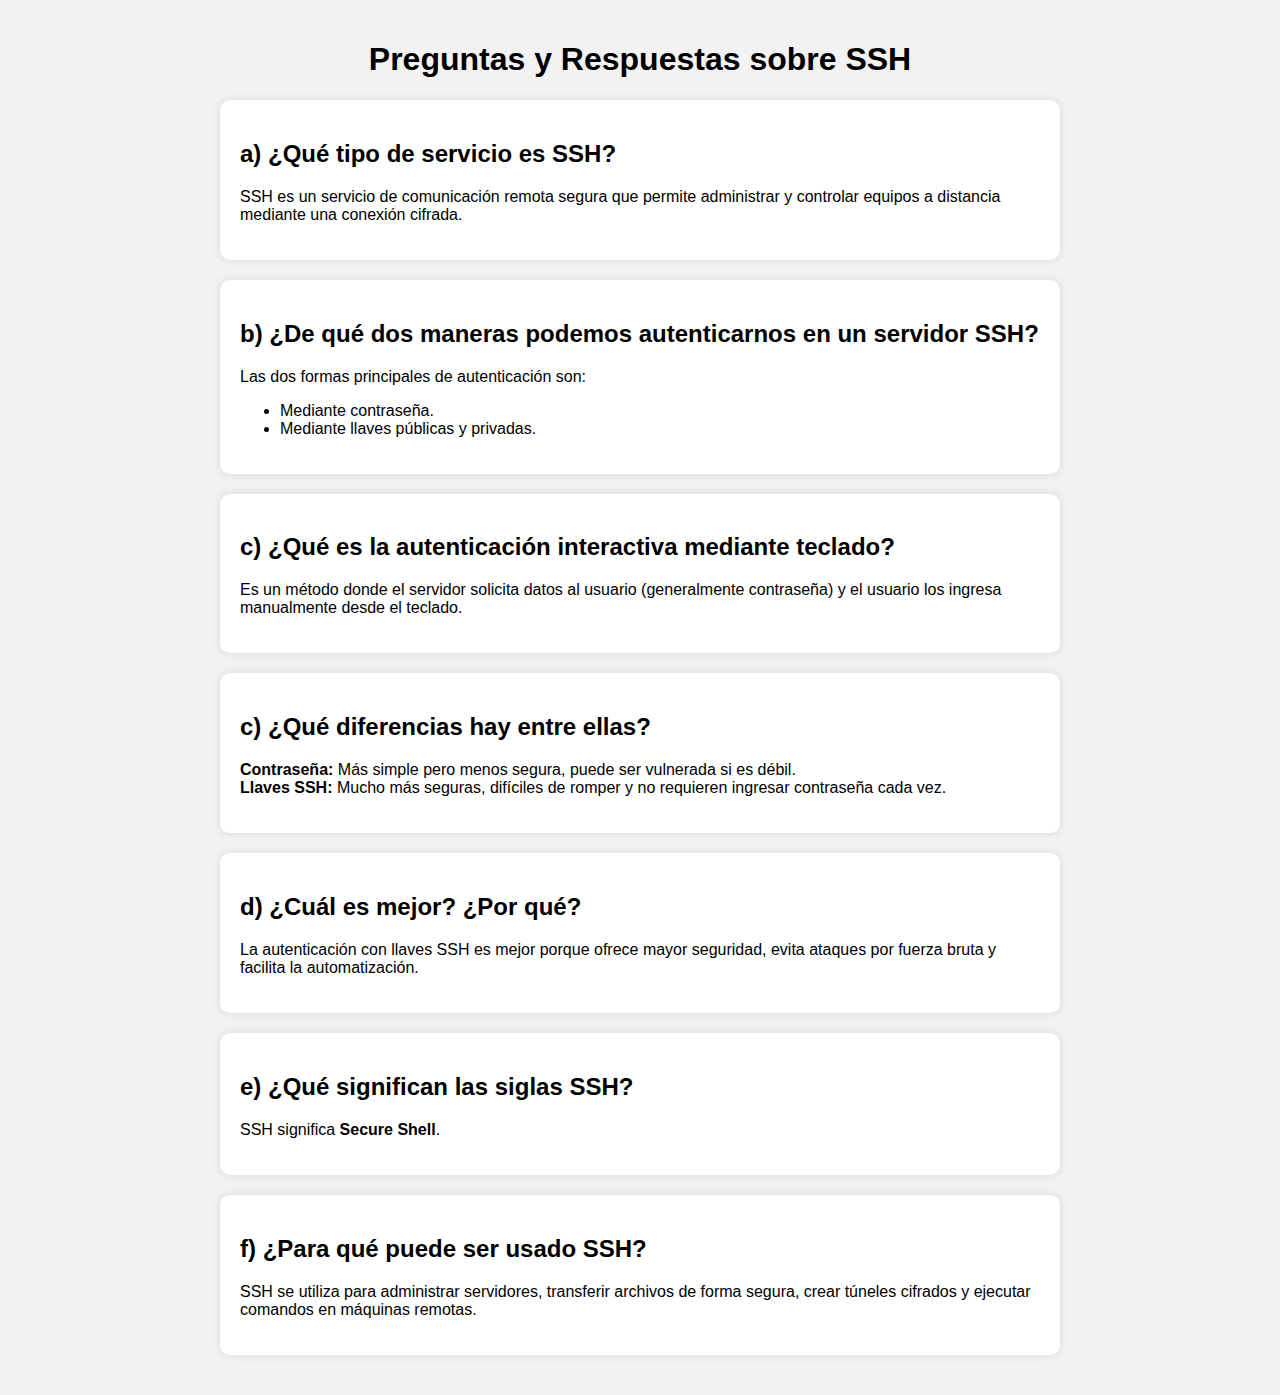
<file: index.html>
<!DOCTYPE html>
<html lang="es">
<head>
<meta charset="UTF-8">
<meta name="viewport" content="width=device-width, initial-scale=1.0">
<title>Preguntas sobre SSH</title>
<style>
body {
font-family: Arial, sans-serif;
background-color: #f2f2f2;
margin: 0;
padding: 20px;
}
h1 {
text-align: center;
}
.pregunta {
background: white;
padding: 20px;
margin: 20px auto;
border-radius: 10px;
max-width: 800px;
box-shadow: 0 0 10px rgba(0,0,0,0.1);
}
img {
width: 100%;
max-width: 450px;
display: block;
margin: 15px auto;
border-radius: 8px;
}
</style>
</head>
<body>


<h1>Preguntas y Respuestas sobre SSH</h1>


<div class="pregunta">
<h2>a) ¿Qué tipo de servicio es SSH?</h2>
<p>SSH es un servicio de comunicación remota segura que permite administrar y controlar equipos a distancia mediante una conexión cifrada.</p>
<!--
<img src="https://i0.wp.com/lab.wallarm.com/wp-content/uploads/2024/05/160.2.jpg?w=770&ssl=1" alt="SSH">
-->
</div>


<div class="pregunta">
<h2>b) ¿De qué dos maneras podemos autenticarnos en un servidor SSH?</h2>
<p>Las dos formas principales de autenticación son:</p>
<ul>
<li>Mediante contraseña.</li>
<li>Mediante llaves públicas y privadas.</li>
</ul>
</div>


<div class="pregunta">
<h2>c) ¿Qué es la autenticación interactiva mediante teclado?</h2>
<p>Es un método donde el servidor solicita datos al usuario (generalmente contraseña) y el usuario los ingresa manualmente desde el teclado.</p>
<!--
<img src="https://copicanarias.com/wp-content/uploads/2025/02/autentificacion-de-2-factores-1-1024x595.jpg" alt="Conexión SSH por teclado">
-->
</div>


<div class="pregunta">
<h2>c) ¿Qué diferencias hay entre ellas?</h2>
<p>
<strong>Contraseña:</strong> Más simple pero menos segura, puede ser vulnerada si es débil.<br>
<strong>Llaves SSH:</strong> Mucho más seguras, difíciles de romper y no requieren ingresar contraseña cada vez.
</p>
<!--
<img src="https://mytcpip.com/wp-content/uploads/2020/04/200415-ssh-con-clave.png" alt="Diferencias SSH">
-->
</div>


<div class="pregunta">
<h2>d) ¿Cuál es mejor? ¿Por qué?</h2>
<p>La autenticación con llaves SSH es mejor porque ofrece mayor seguridad, evita ataques por fuerza bruta y facilita la automatización.</p>
</div>


<div class="pregunta">
<h2>e) ¿Qué significan las siglas SSH?</h2>
<p>SSH significa <strong>Secure Shell</strong>.</p>
<!--
<img src="https://www.youstable.com/blog/wp-content/uploads/2025/08/Preliminary-Steps-Before-Fixing-SSH.jpg" alt="Secure Shell">
-->
</div>


<div class="pregunta">
<h2>f) ¿Para qué puede ser usado SSH?</h2>
<p>SSH se utiliza para administrar servidores, transferir archivos de forma segura, crear túneles cifrados y ejecutar comandos en máquinas remotas.</p>
</div>


</body>
</html>
</file>
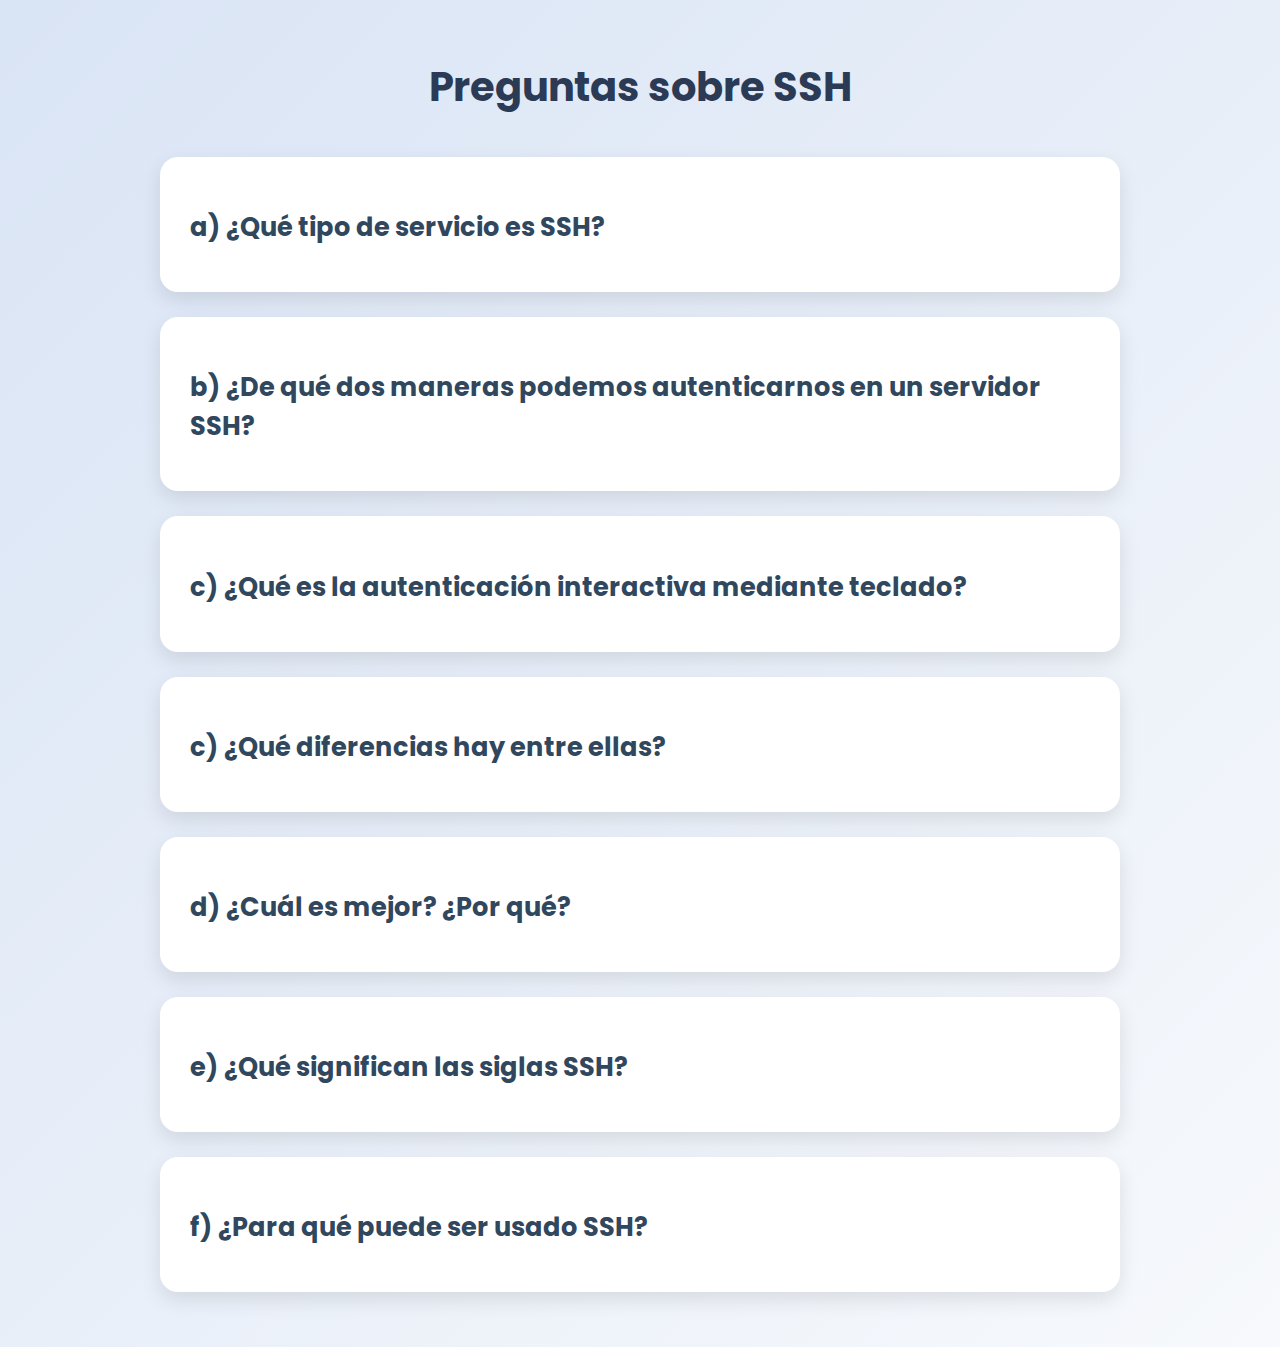
<file: index_mari.html>
<!DOCTYPE html>
<html lang="es">
<head>
<meta charset="UTF-8" />
<meta name="viewport" content="width=device-width, initial-scale=1.0" />
<title>Preguntas sobre SSH</title>
<link href="https://fonts.googleapis.com/css2?family=Poppins:wght@300;400;600&display=swap" rel="stylesheet">
<style>
    body {
        font-family: 'Poppins', sans-serif;
        background: linear-gradient(135deg, #d9e4f5, #f7f9fc);
        margin: 0;
        padding: 30px;
    }
    h1 {
        text-align: center;
        font-size: 2.5rem;
        color: #2b3a55;
        margin-bottom: 40px;
    }
    .pregunta {
        background: white;
        padding: 30px;
        margin: 25px auto;
        border-radius: 18px;
        max-width: 900px;
        box-shadow: 0 8px 20px rgba(0,0,0,0.1);
        transition: transform 0.25s ease, box-shadow 0.25s ease;
    }
    .pregunta:hover {
        transform: translateY(-5px);
        box-shadow: 0 12px 26px rgba(0,0,0,0.15);
    }
    h2 {
        color: #30475e;
        font-size: 1.6rem;
        margin-bottom: 15px;
    }
    p, li {
        font-size: 1.05rem;
        color: #3c3c3c;
        line-height: 1.6;
    }
    ul {
        margin-top: 10px;
    }
    img {
        width: 100%;
        max-width: 500px;
        display: block;
        margin: 20px auto;
        border-radius: 12px;
        box-shadow: 0 6px 18px rgba(0,0,0,0.1);
    }
</style>
</head>
<body>

<h1>Preguntas sobre SSH</h1>

<div class="pregunta">
<h2>a) ¿Qué tipo de servicio es SSH?</h2>
<!-- <p>SSH es un servicio de comunicación remota segura que permite administrar y controlar equipos a distancia mediante una conexión cifrada.</p>
<img src="https://i0.wp.com/lab.wallarm.com/wp-content/uploads/2024/05/160.2.jpg?w=770&ssl=1" alt="SSH">
-->
</div>

<div class="pregunta">
<h2>b) ¿De qué dos maneras podemos autenticarnos en un servidor SSH?</h2>
<!-- <p>Las dos formas principales de autenticación son:</p>
<ul>
<li>Mediante contraseña.</li>
<li>Mediante llaves públicas y privadas.</li>
</ul>
-->
</div>

<div class="pregunta">
<h2>c) ¿Qué es la autenticación interactiva mediante teclado?</h2>
<!-- <p>Es un método donde el servidor solicita datos al usuario (generalmente contraseña) y el usuario los ingresa manualmente desde el teclado.</p>
<img src="https://copicanarias.com/wp-content/uploads/2025/02/autentificacion-de-2-factores-1-1024x595.jpg" alt="Conexión SSH por teclado">
-->
</div>

<div class="pregunta">
<h2>c) ¿Qué diferencias hay entre ellas?</h2>
<!-- <p>
<strong>Contraseña:</strong> Más simple pero menos segura, puede ser vulnerada si es débil.<br>
<strong>Llaves SSH:</strong> Mucho más seguras, difíciles de romper y no requieren ingresar contraseña cada vez.
</p>
<img src="https://mytcpip.com/wp-content/uploads/2020/04/200415-ssh-con-clave.png" alt="Diferencias SSH">
-->
</div>

<div class="pregunta">
<h2>d) ¿Cuál es mejor? ¿Por qué?</h2>
<!-- <p>La autenticación con llaves SSH es mejor porque ofrece mayor seguridad, evita ataques por fuerza bruta y facilita la automatización.</p>
-->
</div>

<div class="pregunta">
<h2>e) ¿Qué significan las siglas SSH?</h2>
<!-- <p>SSH significa <strong>Secure Shell</strong>.</p>
<img src="https://www.youstable.com/blog/wp-content/uploads/2025/08/Preliminary-Steps-Before-Fixing-SSH.jpg" alt="Secure Shell">
-->
</div>

<div class="pregunta">
<h2>f) ¿Para qué puede ser usado SSH?</h2>
<!-- <p>SSH se utiliza para administrar servidores, transferir archivos de forma segura, crear túneles cifrados y ejecutar comandos en máquinas remotas.</p>
-->
</div>

</body>
</html>
</file>
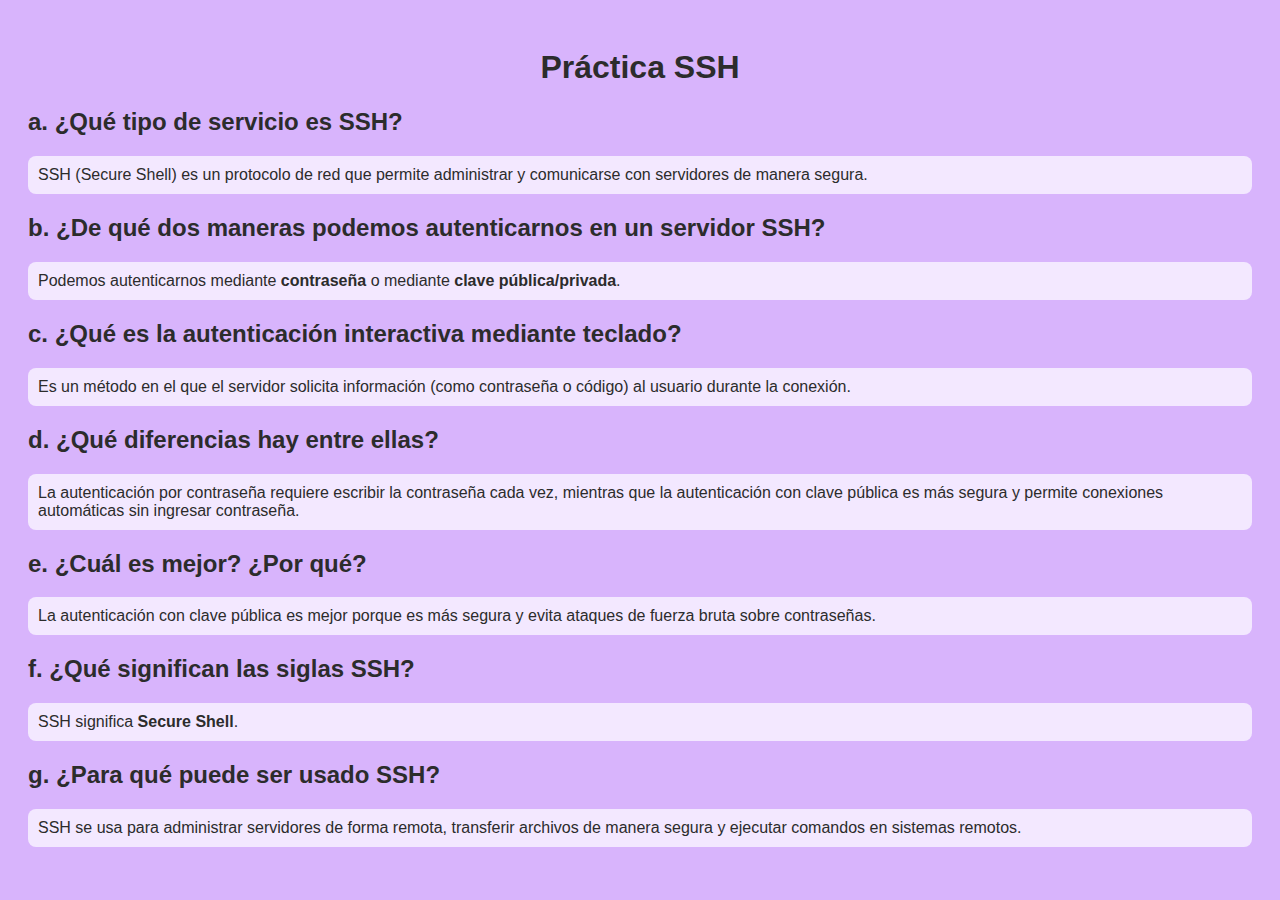
<file: indexjoss.html>
<!DOCTYPE html>
<html lang="es">
<head>
    <meta charset="UTF-8">
    <meta name="viewport" content="width=device-width, initial-scale=1.0">
    <title>Práctica SSH</title>
    <style>
        body {
            background-color: #d8b4fc; /* morado pastel */
            font-family: Arial, sans-serif;
            padding: 20px;
            color: #2c2c2c;
        }

        h1 {
            text-align: center;
        }

        section {
            margin-bottom: 20px;
        }

        .respuesta {
            background-color: #f3e8ff;
            padding: 10px;
            border-radius: 8px;
        }
    </style>
</head>
<body>
    <h1>Práctica SSH</h1>

    <section>
        <h2>a. ¿Qué tipo de servicio es SSH?</h2>
        <p class="respuesta">SSH (Secure Shell) es un protocolo de red que permite administrar y comunicarse con servidores de manera segura.</p>
    </section>

    <section>
        <h2>b. ¿De qué dos maneras podemos autenticarnos en un servidor SSH?</h2>
        <p class="respuesta">Podemos autenticarnos mediante <strong>contraseña</strong> o mediante <strong>clave pública/privada</strong>.</p>
    </section>

    <section>
        <h2>c. ¿Qué es la autenticación interactiva mediante teclado?</h2>
        <p class="respuesta">Es un método en el que el servidor solicita información (como contraseña o código) al usuario durante la conexión.</p>
    </section>

    <section>
        <h2>d. ¿Qué diferencias hay entre ellas?</h2>
        <p class="respuesta">La autenticación por contraseña requiere escribir la contraseña cada vez, mientras que la autenticación con clave pública es más segura y permite conexiones automáticas sin ingresar contraseña.</p>
    </section>

    <section>
        <h2>e. ¿Cuál es mejor? ¿Por qué?</h2>
        <p class="respuesta">La autenticación con clave pública es mejor porque es más segura y evita ataques de fuerza bruta sobre contraseñas.</p>
    </section>

    <section>
        <h2>f. ¿Qué significan las siglas SSH?</h2>
        <p class="respuesta">SSH significa <strong>Secure Shell</strong>.</p>
    </section>

    <section>
        <h2>g. ¿Para qué puede ser usado SSH?</h2>
        <p class="respuesta">SSH se usa para administrar servidores de forma remota, transferir archivos de manera segura y ejecutar comandos en sistemas remotos.</p>
    </section>
</body>
</html>
</file>
